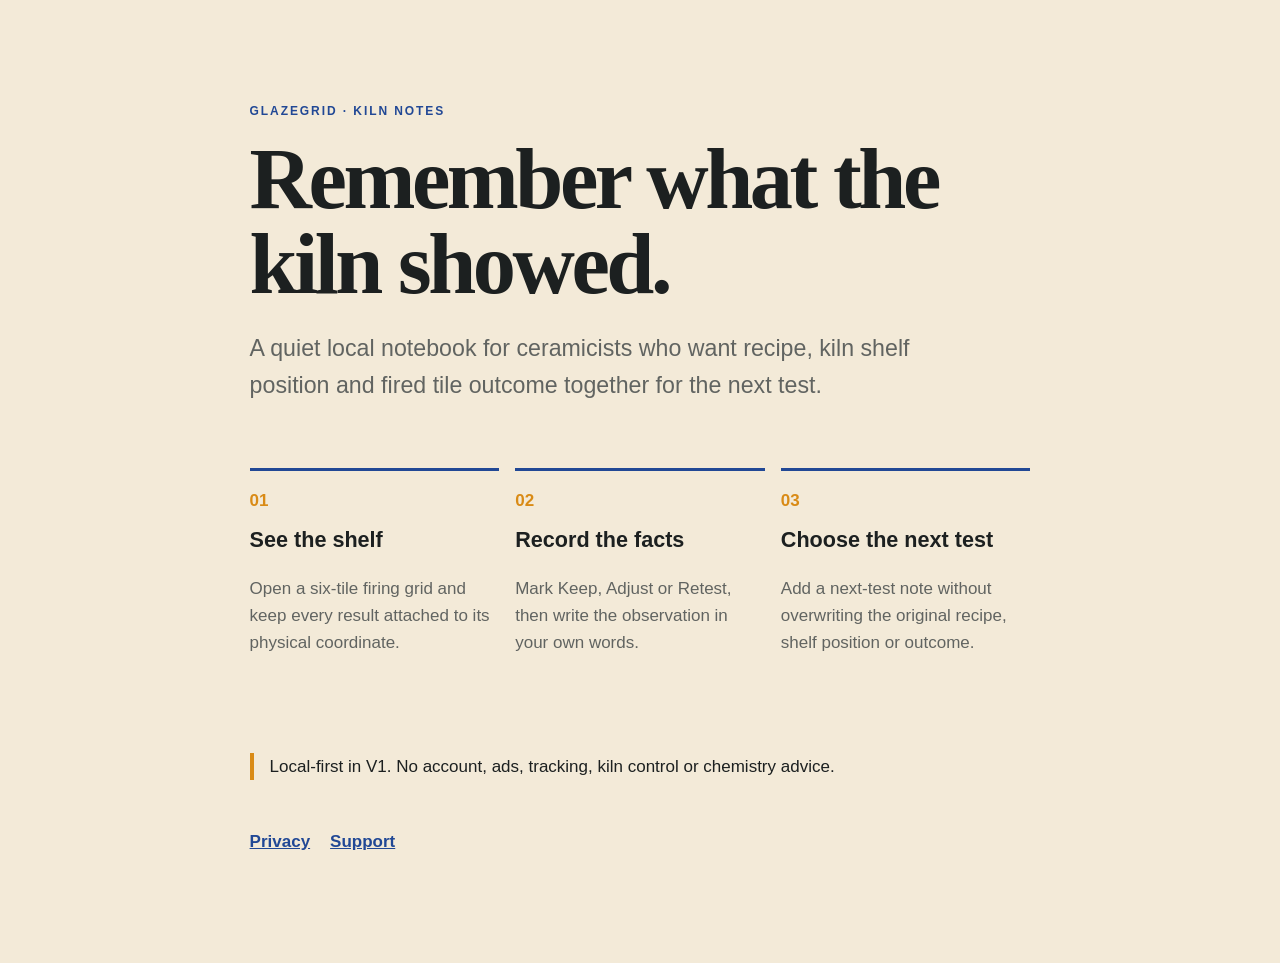
<file: index.html>
<!doctype html>
<html lang="en">
<head>
  <meta charset="utf-8">
  <meta name="viewport" content="width=device-width, initial-scale=1">
  <title>GlazeGrid: Kiln Notes</title>
  <link rel="stylesheet" href="styles.css">
</head>
<body>
  <main class="shell">
    <p class="eyebrow">GLAZEGRID · KILN NOTES</p>
    <h1>Remember what the kiln showed.</h1>
    <p class="lede">A quiet local notebook for ceramicists who want recipe, kiln shelf position and fired tile outcome together for the next test.</p>
    <section class="grid">
      <article><span class="number">01</span><h2>See the shelf</h2><p>Open a six-tile firing grid and keep every result attached to its physical coordinate.</p></article>
      <article><span class="number">02</span><h2>Record the facts</h2><p>Mark Keep, Adjust or Retest, then write the observation in your own words.</p></article>
      <article><span class="number">03</span><h2>Choose the next test</h2><p>Add a next-test note without overwriting the original recipe, shelf position or outcome.</p></article>
    </section>
    <p class="boundary">Local-first in V1. No account, ads, tracking, kiln control or chemistry advice.</p>
    <nav><a href="privacy.html">Privacy</a><a href="support.html">Support</a></nav>
  </main>
</body>
</html>
</file>
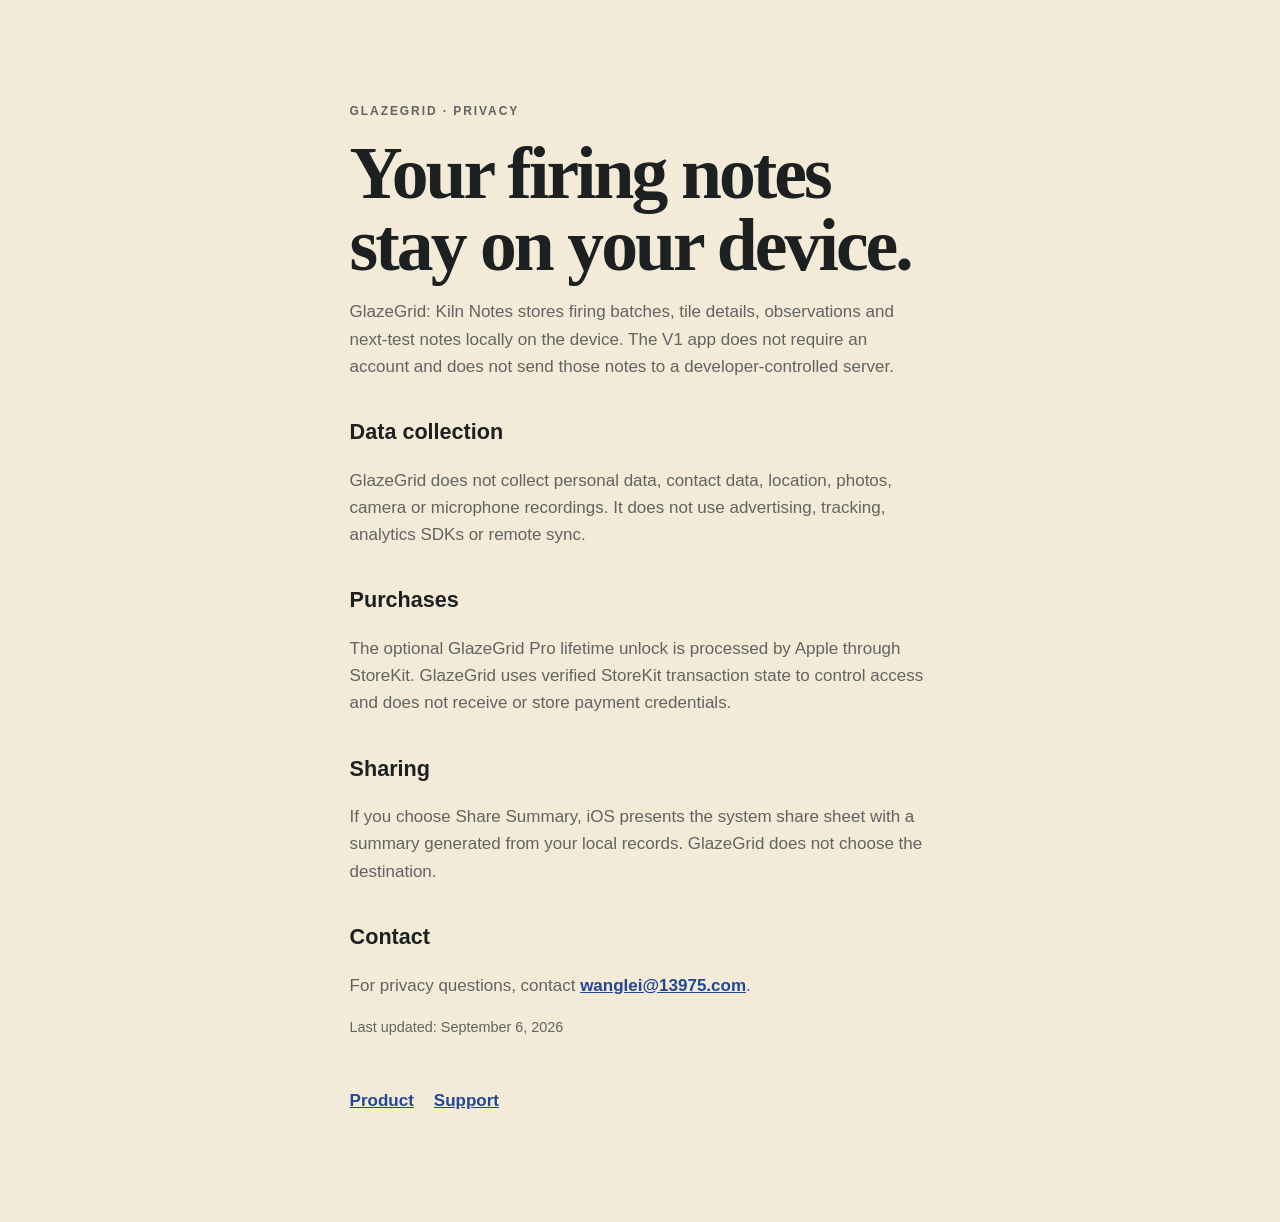
<file: privacy.html>
<!doctype html>
<html lang="en">
<head>
  <meta charset="utf-8">
  <meta name="viewport" content="width=device-width, initial-scale=1">
  <title>GlazeGrid Privacy</title>
  <link rel="stylesheet" href="styles.css">
</head>
<body>
  <main class="shell prose">
    <p class="eyebrow">GLAZEGRID · PRIVACY</p>
    <h1>Your firing notes stay on your device.</h1>
    <p>GlazeGrid: Kiln Notes stores firing batches, tile details, observations and next-test notes locally on the device. The V1 app does not require an account and does not send those notes to a developer-controlled server.</p>
    <h2>Data collection</h2>
    <p>GlazeGrid does not collect personal data, contact data, location, photos, camera or microphone recordings. It does not use advertising, tracking, analytics SDKs or remote sync.</p>
    <h2>Purchases</h2>
    <p>The optional GlazeGrid Pro lifetime unlock is processed by Apple through StoreKit. GlazeGrid uses verified StoreKit transaction state to control access and does not receive or store payment credentials.</p>
    <h2>Sharing</h2>
    <p>If you choose Share Summary, iOS presents the system share sheet with a summary generated from your local records. GlazeGrid does not choose the destination.</p>
    <h2>Contact</h2>
    <p>For privacy questions, contact <a href="mailto:wanglei@13975.com">wanglei@13975.com</a>.</p>
    <p class="updated">Last updated: September 6, 2026</p>
    <nav><a href="index.html">Product</a><a href="support.html">Support</a></nav>
  </main>
</body>
</html>
</file>
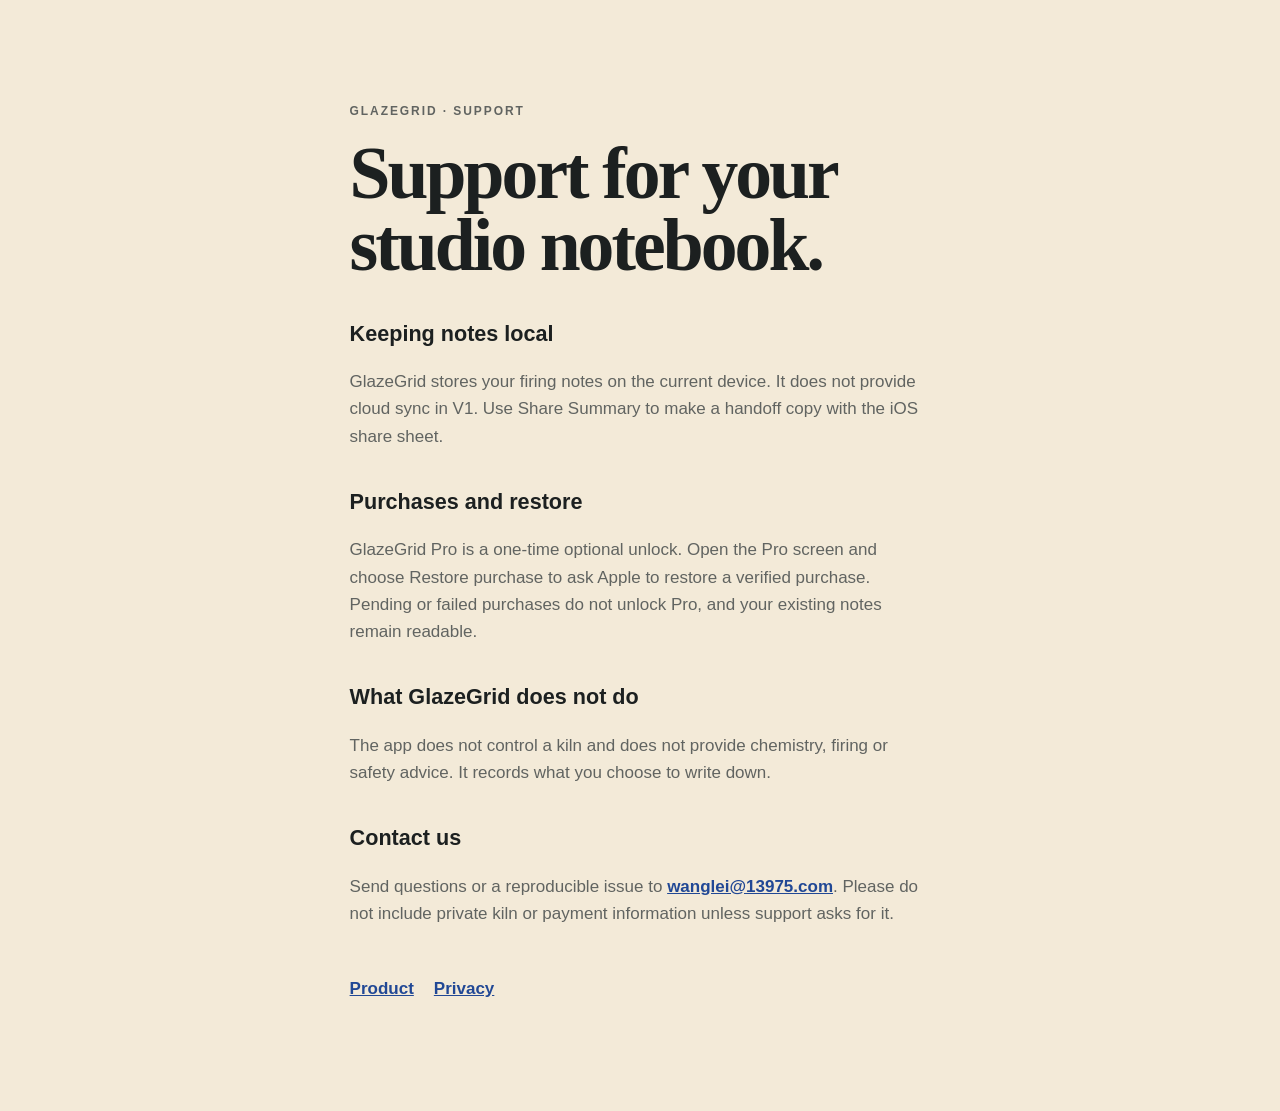
<file: support.html>
<!doctype html>
<html lang="en">
<head>
  <meta charset="utf-8">
  <meta name="viewport" content="width=device-width, initial-scale=1">
  <title>GlazeGrid Support</title>
  <link rel="stylesheet" href="styles.css">
</head>
<body>
  <main class="shell prose">
    <p class="eyebrow">GLAZEGRID · SUPPORT</p>
    <h1>Support for your studio notebook.</h1>
    <h2>Keeping notes local</h2>
    <p>GlazeGrid stores your firing notes on the current device. It does not provide cloud sync in V1. Use Share Summary to make a handoff copy with the iOS share sheet.</p>
    <h2>Purchases and restore</h2>
    <p>GlazeGrid Pro is a one-time optional unlock. Open the Pro screen and choose Restore purchase to ask Apple to restore a verified purchase. Pending or failed purchases do not unlock Pro, and your existing notes remain readable.</p>
    <h2>What GlazeGrid does not do</h2>
    <p>The app does not control a kiln and does not provide chemistry, firing or safety advice. It records what you choose to write down.</p>
    <h2>Contact us</h2>
    <p>Send questions or a reproducible issue to <a href="mailto:wanglei@13975.com">wanglei@13975.com</a>. Please do not include private kiln or payment information unless support asks for it.</p>
    <nav><a href="index.html">Product</a><a href="privacy.html">Privacy</a></nav>
  </main>
</body>
</html>
</file>
<file: styles.css>
:root { color-scheme: light; --paper: #f3ead8; --ink: #1c2020; --cobalt: #214895; --amber: #d98b16; --muted: #616461; --line: #d8cdb8; }
* { box-sizing: border-box; }
body { margin: 0; background: var(--paper); color: var(--ink); font: 17px/1.6 -apple-system, BlinkMacSystemFont, "Segoe UI", sans-serif; }
.shell { max-width: 960px; margin: 0 auto; padding: 10vh 7vw 12vh; }
.eyebrow { color: var(--cobalt); font-size: 12px; font-weight: 800; letter-spacing: .16em; }
h1 { max-width: 760px; margin: 1rem 0; font: 800 clamp(2.6rem, 7vw, 5.4rem)/.98 Georgia, serif; letter-spacing: -.04em; }
.lede { max-width: 690px; color: var(--muted); font-size: clamp(1.15rem, 2.5vw, 1.45rem); }
.grid { display: grid; grid-template-columns: repeat(3, 1fr); gap: 1rem; margin: 4rem 0; }
article { border-top: 3px solid var(--cobalt); padding: 1rem 0; }
.number { color: var(--amber); font-weight: 800; }
h2 { margin: .55rem 0 .35rem; font-size: 1.35rem; }
article p, .prose p { color: var(--muted); }
.boundary { border-left: 4px solid var(--amber); padding-left: 1rem; color: var(--ink); }
nav { display: flex; gap: 1.25rem; margin-top: 3rem; }
a { color: var(--cobalt); font-weight: 700; }
.prose { max-width: 760px; }
.prose h1 { font-size: clamp(2.4rem, 6vw, 4.6rem); }
.prose h2 { margin-top: 2.2rem; }
.updated { font-size: .9rem; }
@media (max-width: 680px) { .grid { grid-template-columns: 1fr; margin: 2.5rem 0; } .shell { padding-top: 8vh; } }
</file>
